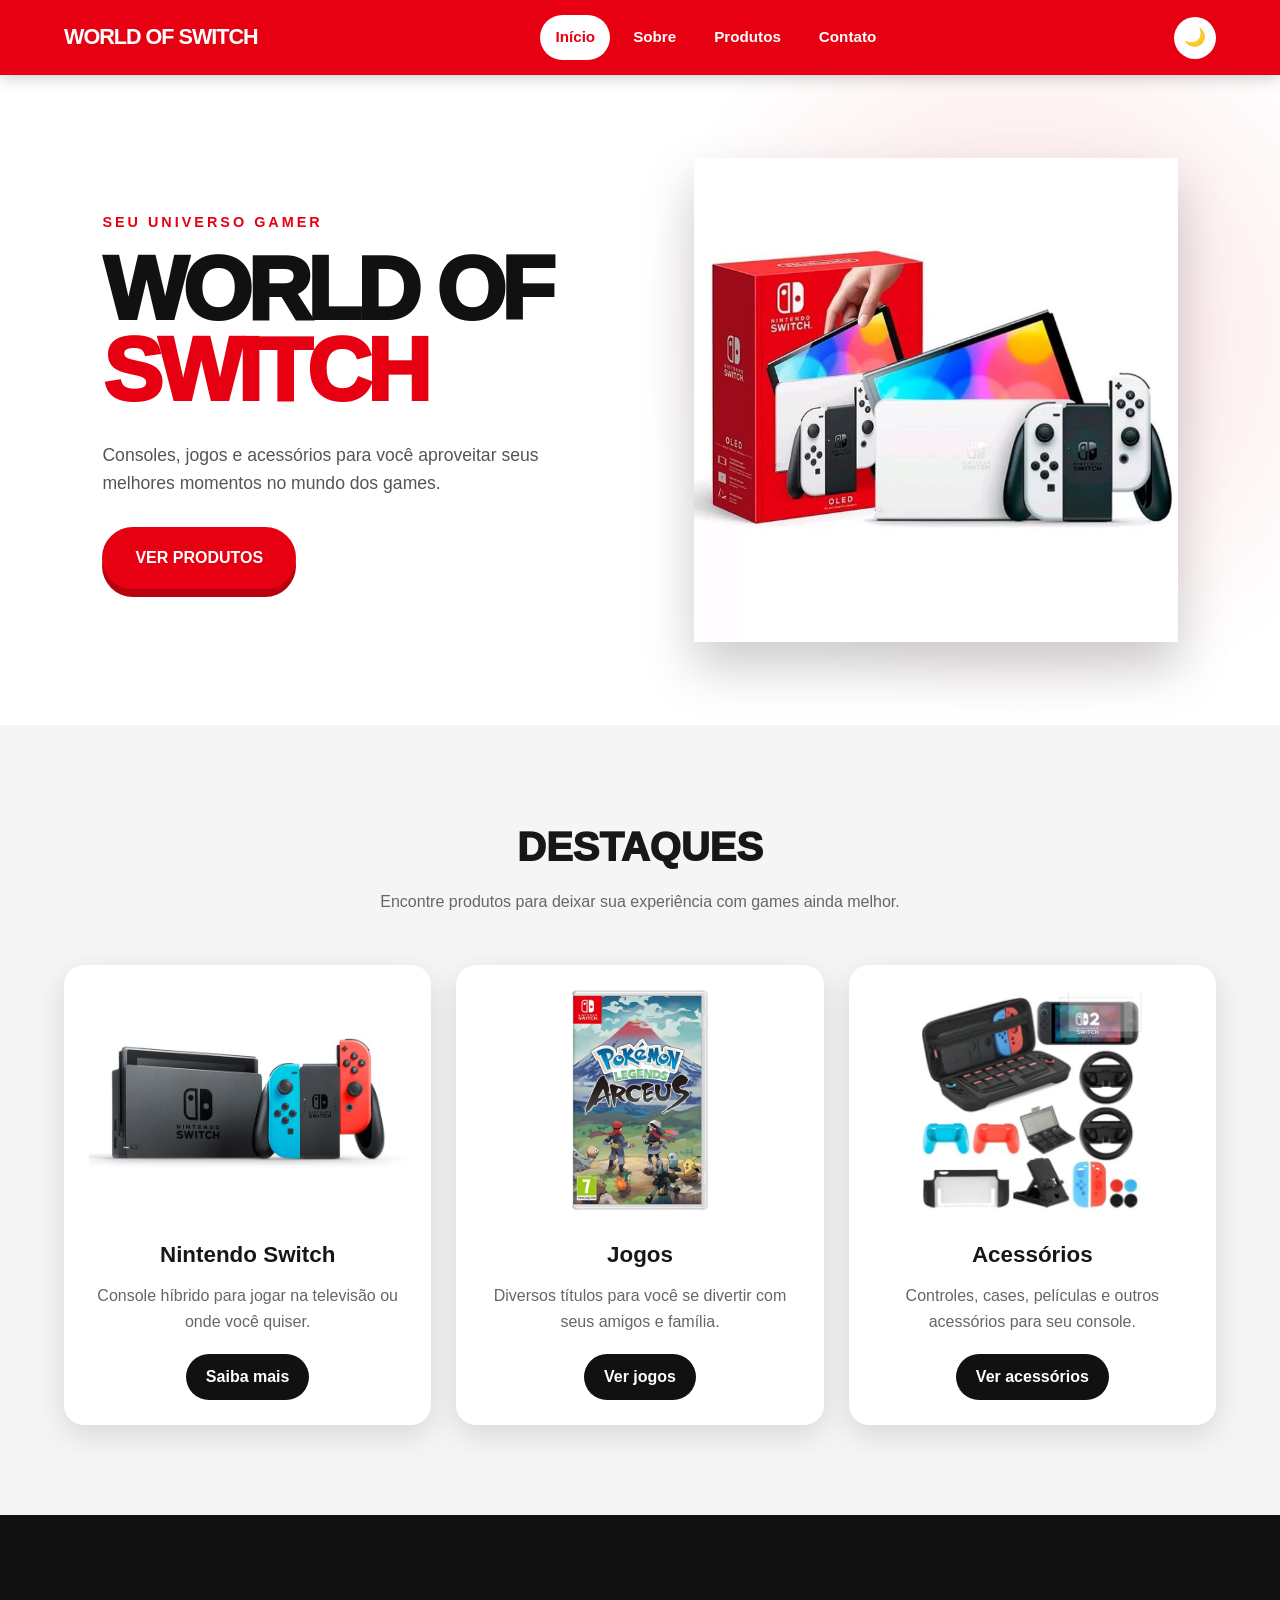
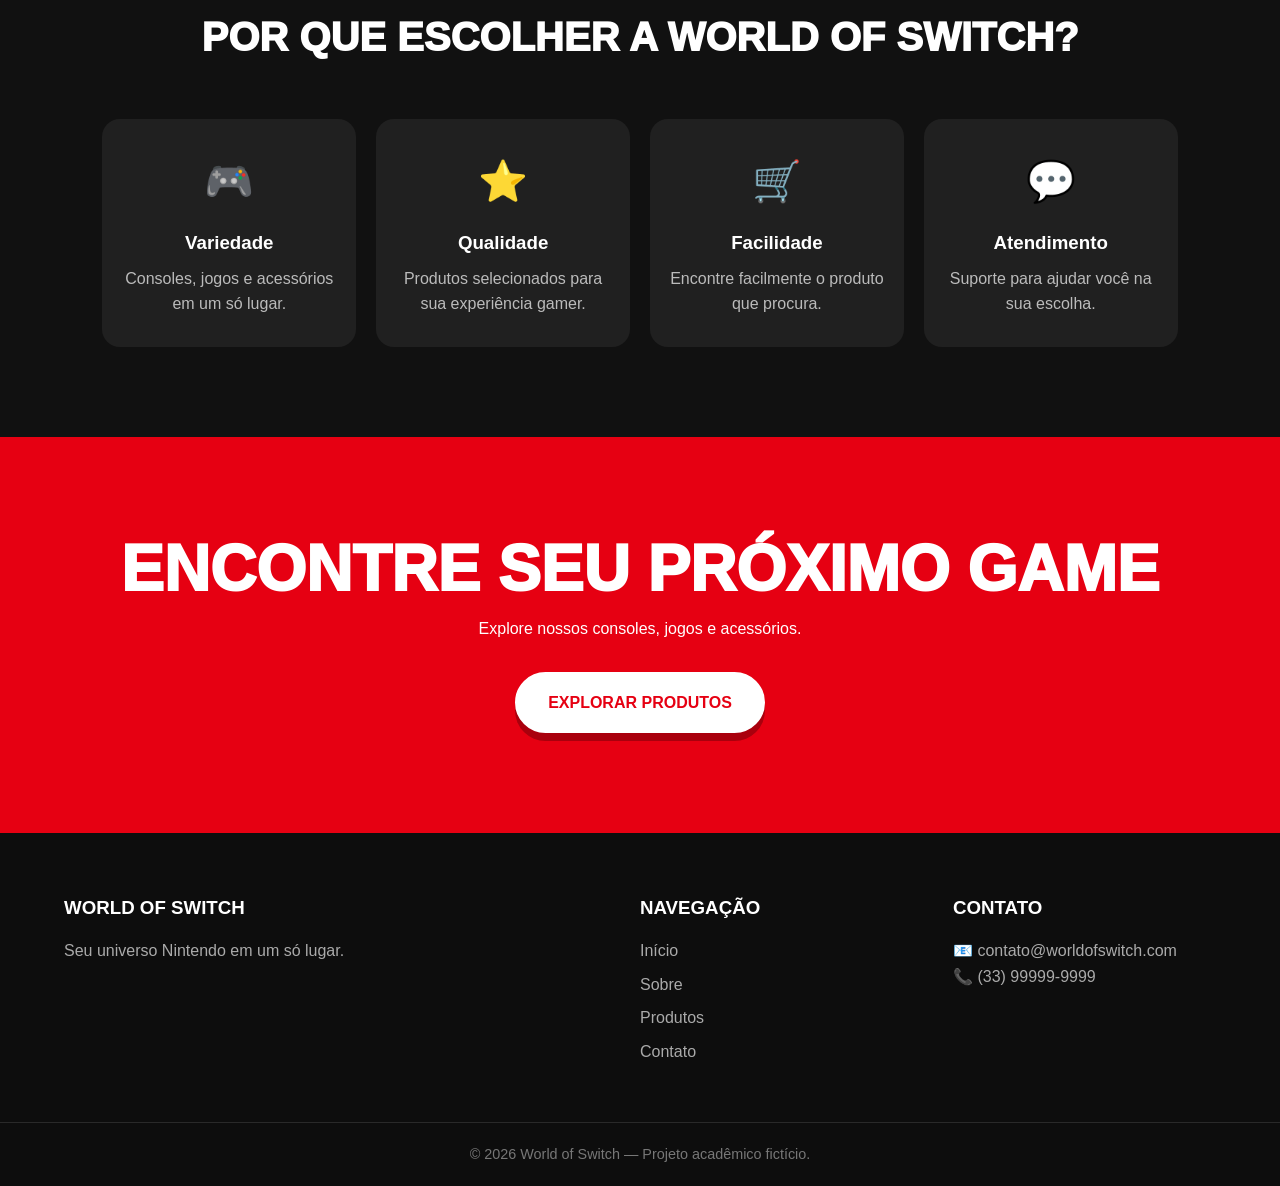
<file: index.html>
<!DOCTYPE html>
<html lang="pt-BR">

<head>
    <meta charset="UTF-8">
    <meta name="viewport" content="width=device-width, initial-scale=1.0">

    <title>World of Switch | Nintendo Switch</title>

    <link rel="stylesheet" href="css/estilo.css">
    <script src="js/script.js"></script>
</head>

<body>

    <!-- CABEÇALHO -->
    <header>
        <nav class="navbar">

            <div class="logo">
                <h1>WORLD OF SWITCH</h1>
            </div>

            <ul class="menu">
                <li><a href="index.html" class="active">Início</a></li>
                <li><a href="sobre.html">Sobre</a></li>
                <li><a href="servicos.html">Produtos</a></li>
                <li><a href="contato.html">Contato</a></li>
            </ul>

            <button id="darkMode">🌙</button>

        </nav>
    </header>


    <!-- BANNER PRINCIPAL -->
    <main>

        <section class="hero">

            <div class="hero-text">

                <p class="subtitle">SEU UNIVERSO GAMER</p>

                <h2>
                    WORLD OF<br>
                    <span>SWITCH</span>
                </h2>

                <p>
                    Consoles, jogos e acessórios para você
                    aproveitar seus melhores momentos no mundo dos games.
                </p>

                <a href="servicos.html" class="btn">
                    VER PRODUTOS
                </a>

            </div>

            <div class="hero-image">
                <img src="img/switch-oled.jpeg" alt="Nintendo Switch OLED">
            </div>

        </section>


        <!-- DESTAQUES -->
        <section class="destaques">

            <h2>DESTAQUES</h2>

            <p class="descricao">
                Encontre produtos para deixar sua experiência
                com games ainda melhor.
            </p>


            <div class="cards">

                <!-- CARD 1 -->
                <article class="card">

                    <img src="img/Switch.jpeg" alt="Nintendo Switch">

                    <h3>Nintendo Switch</h3>

                    <p>
                        Console híbrido para jogar na televisão
                        ou onde você quiser.
                    </p>

                    <a href="servicos.html" class="card-btn">
                        Saiba mais
                    </a>

                </article>


                <!-- CARD 2 -->
                <article class="card">

                    <img src="img/jogos.jpeg" alt="Jogos para Nintendo Switch">

                    <h3>Jogos</h3>

                    <p>
                        Diversos títulos para você se divertir
                        com seus amigos e família.
                    </p>

                    <a href="servicos.html" class="card-btn">
                        Ver jogos
                    </a>

                </article>


                <!-- CARD 3 -->
                <article class="card">

                    <img src="img/acessorios.jpeg" alt="Acessórios para Nintendo Switch">

                    <h3>Acessórios</h3>

                    <p>
                        Controles, cases, películas e outros
                        acessórios para seu console.
                    </p>

                    <a href="servicos.html" class="card-btn">
                        Ver acessórios
                    </a>

                </article>

            </div>

        </section>


        <!-- POR QUE ESCOLHER -->
        <section class="vantagens">

            <h2>POR QUE ESCOLHER A WORLD OF SWITCH?</h2>

            <div class="vantagens-container">

                <div class="vantagem">
                    <span>🎮</span>
                    <h3>Variedade</h3>
                    <p>
                        Consoles, jogos e acessórios em um só lugar.
                    </p>
                </div>

                <div class="vantagem">
                    <span>⭐</span>
                    <h3>Qualidade</h3>
                    <p>
                        Produtos selecionados para sua experiência gamer.
                    </p>
                </div>

                <div class="vantagem">
                    <span>🛒</span>
                    <h3>Facilidade</h3>
                    <p>
                        Encontre facilmente o produto que procura.
                    </p>
                </div>

                <div class="vantagem">
                    <span>💬</span>
                    <h3>Atendimento</h3>
                    <p>
                        Suporte para ajudar você na sua escolha.
                    </p>
                </div>

            </div>

        </section>


        <!-- CHAMADA PARA PRODUTOS -->
        <section class="cta">

            <h2>ENCONTRE SEU PRÓXIMO GAME</h2>

            <p>
                Explore nossos consoles, jogos e acessórios.
            </p>

            <a href="servicos.html" class="btn">
                EXPLORAR PRODUTOS
            </a>

        </section>

    </main>


    <!-- BOTÃO VOLTAR AO TOPO -->
    <button id="voltarTopo" title="Voltar ao topo">
        ↑
    </button>


    <!-- RODAPÉ -->
    <footer>

        <div class="footer-content">

            <div>
                <h3>WORLD OF SWITCH</h3>
                <p>
                    Seu universo Nintendo em um só lugar.
                </p>
            </div>

            <div>
                <h3>NAVEGAÇÃO</h3>

                <a href="index.html">Início</a>
                <a href="sobre.html">Sobre</a>
                <a href="servicos.html">Produtos</a>
                <a href="contato.html">Contato</a>
            </div>

            <div>
                <h3>CONTATO</h3>

                <p>📧 contato@worldofswitch.com</p>
                <p>📞 (33) 99999-9999</p>
            </div>

        </div>

        <div class="copyright">

            <p>
                © 2026 World of Switch — Projeto acadêmico fictício.
            </p>

        </div>

    </footer>


    <!-- JAVASCRIPT -->
    <script src="js/script.js"></script>

</body>

</html>
</file>
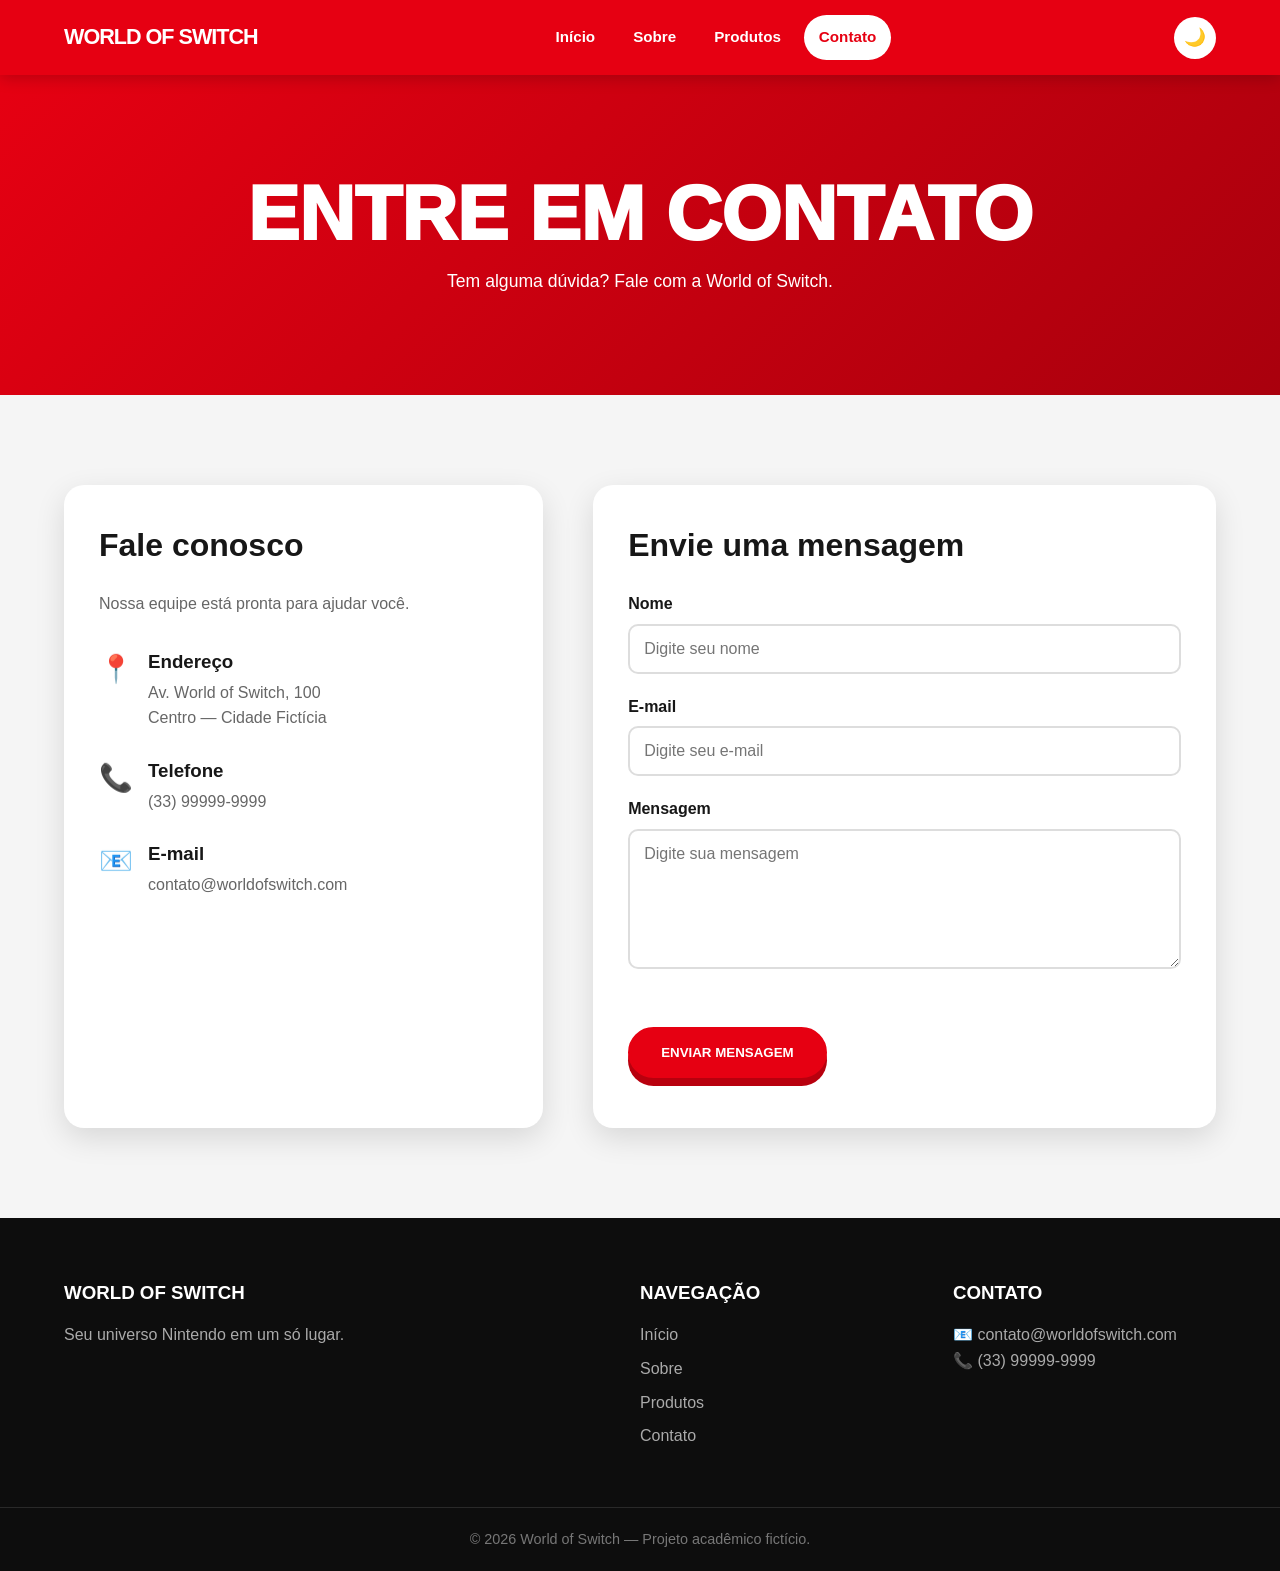
<file: contato.html>
<!DOCTYPE html>
<html lang="pt-BR">

<head>
    <meta charset="UTF-8">
    <meta name="viewport" content="width=device-width, initial-scale=1.0">

    <title>Contato | World of Switch</title>

    <link rel="stylesheet" href="css/estilo.css">
    <script src="js/script.js"></script>
</head>

<body>

    <!-- CABEÇALHO -->
    <header>
        <nav class="navbar">

            <div class="logo">
                <h1>WORLD OF SWITCH</h1>
            </div>

            <ul class="menu">
                <li><a href="index.html">Início</a></li>
                <li><a href="sobre.html">Sobre</a></li>
                <li><a href="servicos.html">Produtos</a></li>
                <li><a href="contato.html" class="active">Contato</a></li>
            </ul>

            <button id="darkMode">🌙</button>

        </nav>
    </header>


    <main>

        <!-- TÍTULO -->
        <section class="pagina-header">

            <h2>ENTRE EM CONTATO</h2>

            <p>
                Tem alguma dúvida? Fale com a World of Switch.
            </p>

        </section>


        <section class="contato-container">


            <!-- INFORMAÇÕES -->
            <div class="contato-info">

                <h2>Fale conosco</h2>

                <p>
                    Nossa equipe está pronta para ajudar você.
                </p>


                <div class="contato-item">

                    <span>📍</span>

                    <div>
                        <h3>Endereço</h3>

                        <p>
                            Av. World of Switch, 100<br>
                            Centro — Cidade Fictícia
                        </p>
                    </div>

                </div>


                <div class="contato-item">

                    <span>📞</span>

                    <div>
                        <h3>Telefone</h3>

                        <p>
                            (33) 99999-9999
                        </p>
                    </div>

                </div>


                <div class="contato-item">

                    <span>📧</span>

                    <div>
                        <h3>E-mail</h3>

                        <p>
                            contato@worldofswitch.com
                        </p>
                    </div>

                </div>

            </div>


            <!-- FORMULÁRIO -->
            <div class="contato-form">

                <h2>Envie uma mensagem</h2>

                <form id="formContato">


                    <div class="campo">

                        <label for="nome">
                            Nome
                        </label>

                        <input
                            type="text"
                            id="nome"
                            name="nome"
                            placeholder="Digite seu nome"
                        >

                    </div>


                    <div class="campo">

                        <label for="email">
                            E-mail
                        </label>

                        <input
                            type="email"
                            id="email"
                            name="email"
                            placeholder="Digite seu e-mail"
                        >

                    </div>


                    <div class="campo">

                        <label for="mensagem">
                            Mensagem
                        </label>

                        <textarea
                            id="mensagem"
                            name="mensagem"
                            rows="6"
                            placeholder="Digite sua mensagem"
                        ></textarea>

                    </div>


                    <button
                        type="submit"
                        class="btn"
                    >
                        ENVIAR MENSAGEM
                    </button>


                    <p id="mensagemForm"></p>

                </form>

            </div>

        </section>

    </main>


    <!-- RODAPÉ -->
    <footer>

        <div class="footer-content">

            <div>
                <h3>WORLD OF SWITCH</h3>

                <p>
                    Seu universo Nintendo em um só lugar.
                </p>

            </div>


            <div>

                <h3>NAVEGAÇÃO</h3>

                <a href="index.html">Início</a>
                <a href="sobre.html">Sobre</a>
                <a href="servicos.html">Produtos</a>
                <a href="contato.html">Contato</a>

            </div>


            <div>

                <h3>CONTATO</h3>

                <p>
                    📧 contato@worldofswitch.com
                </p>

                <p>
                    📞 (33) 99999-9999
                </p>

            </div>

        </div>


        <div class="copyright">

            <p>
                © 2026 World of Switch — Projeto acadêmico fictício.
            </p>

        </div>

    </footer>


    <script src="js/script.js"></script>

</body>

</html>
</file>
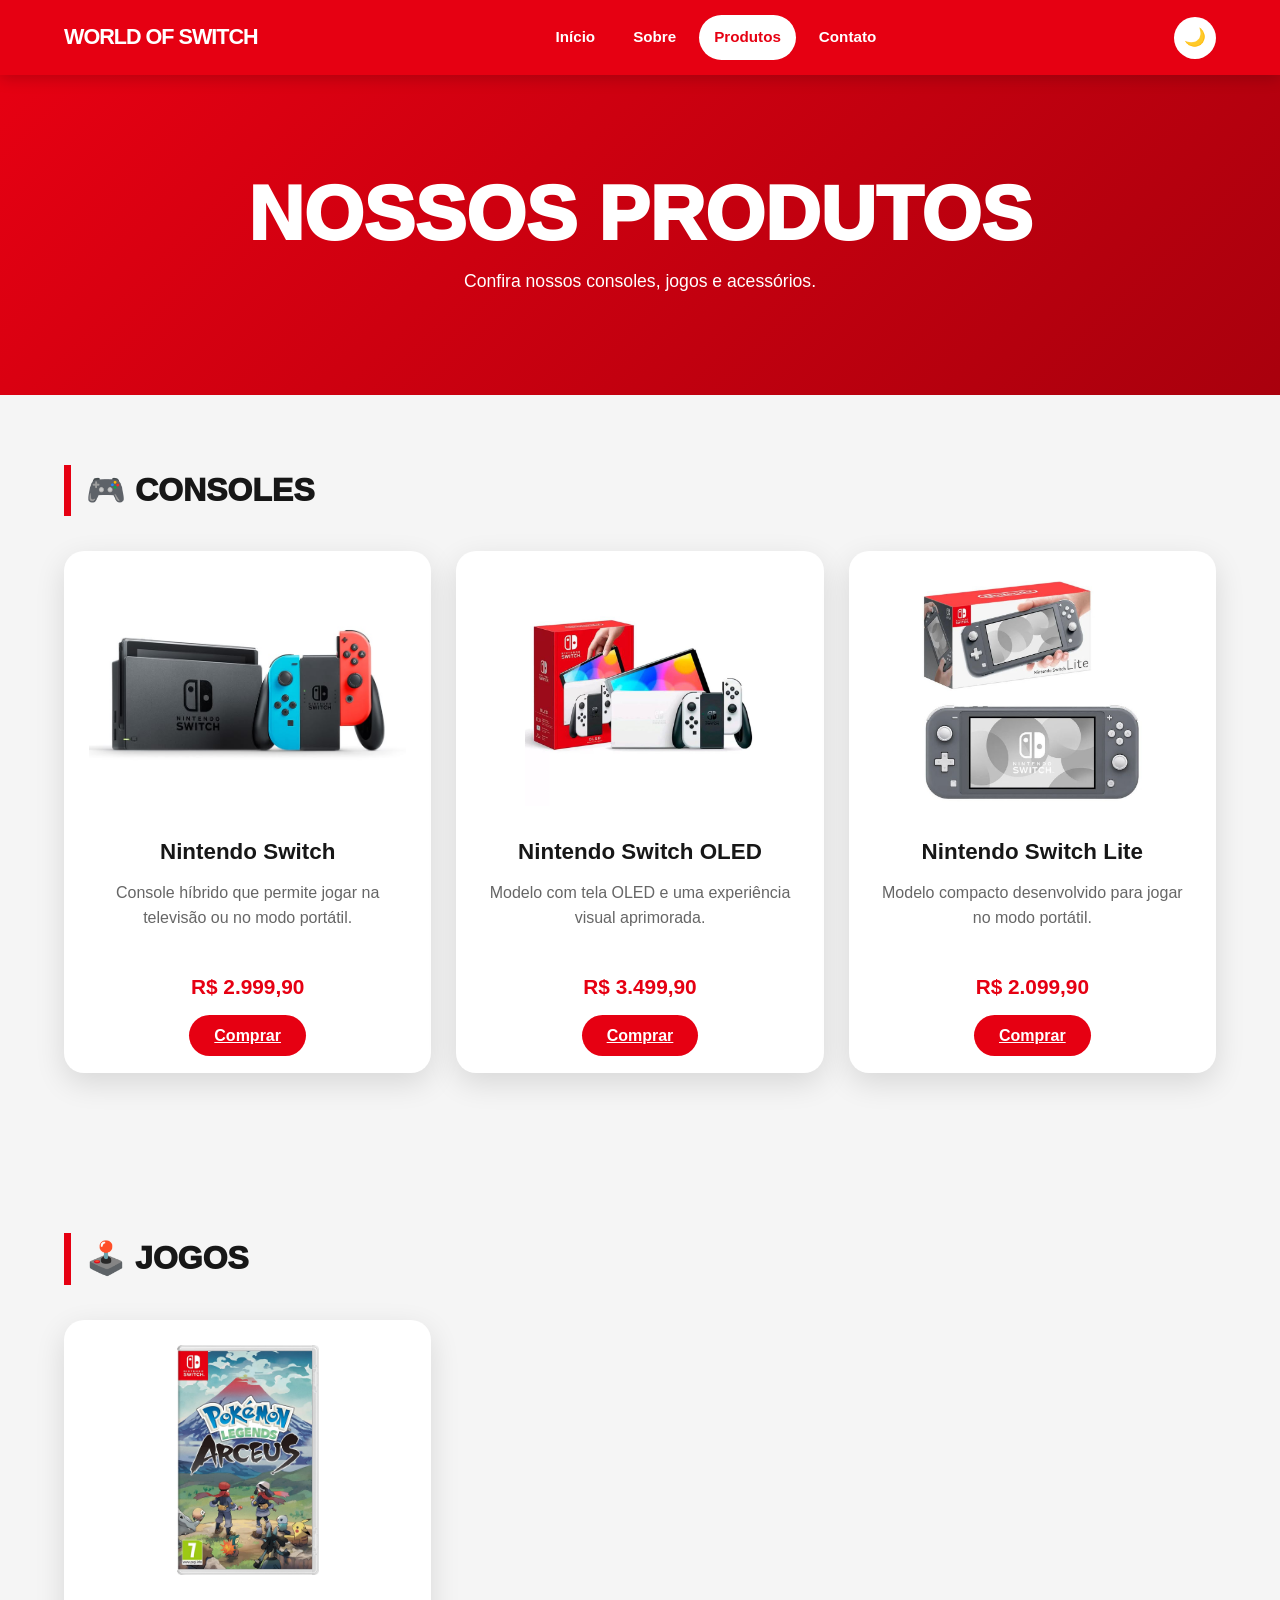
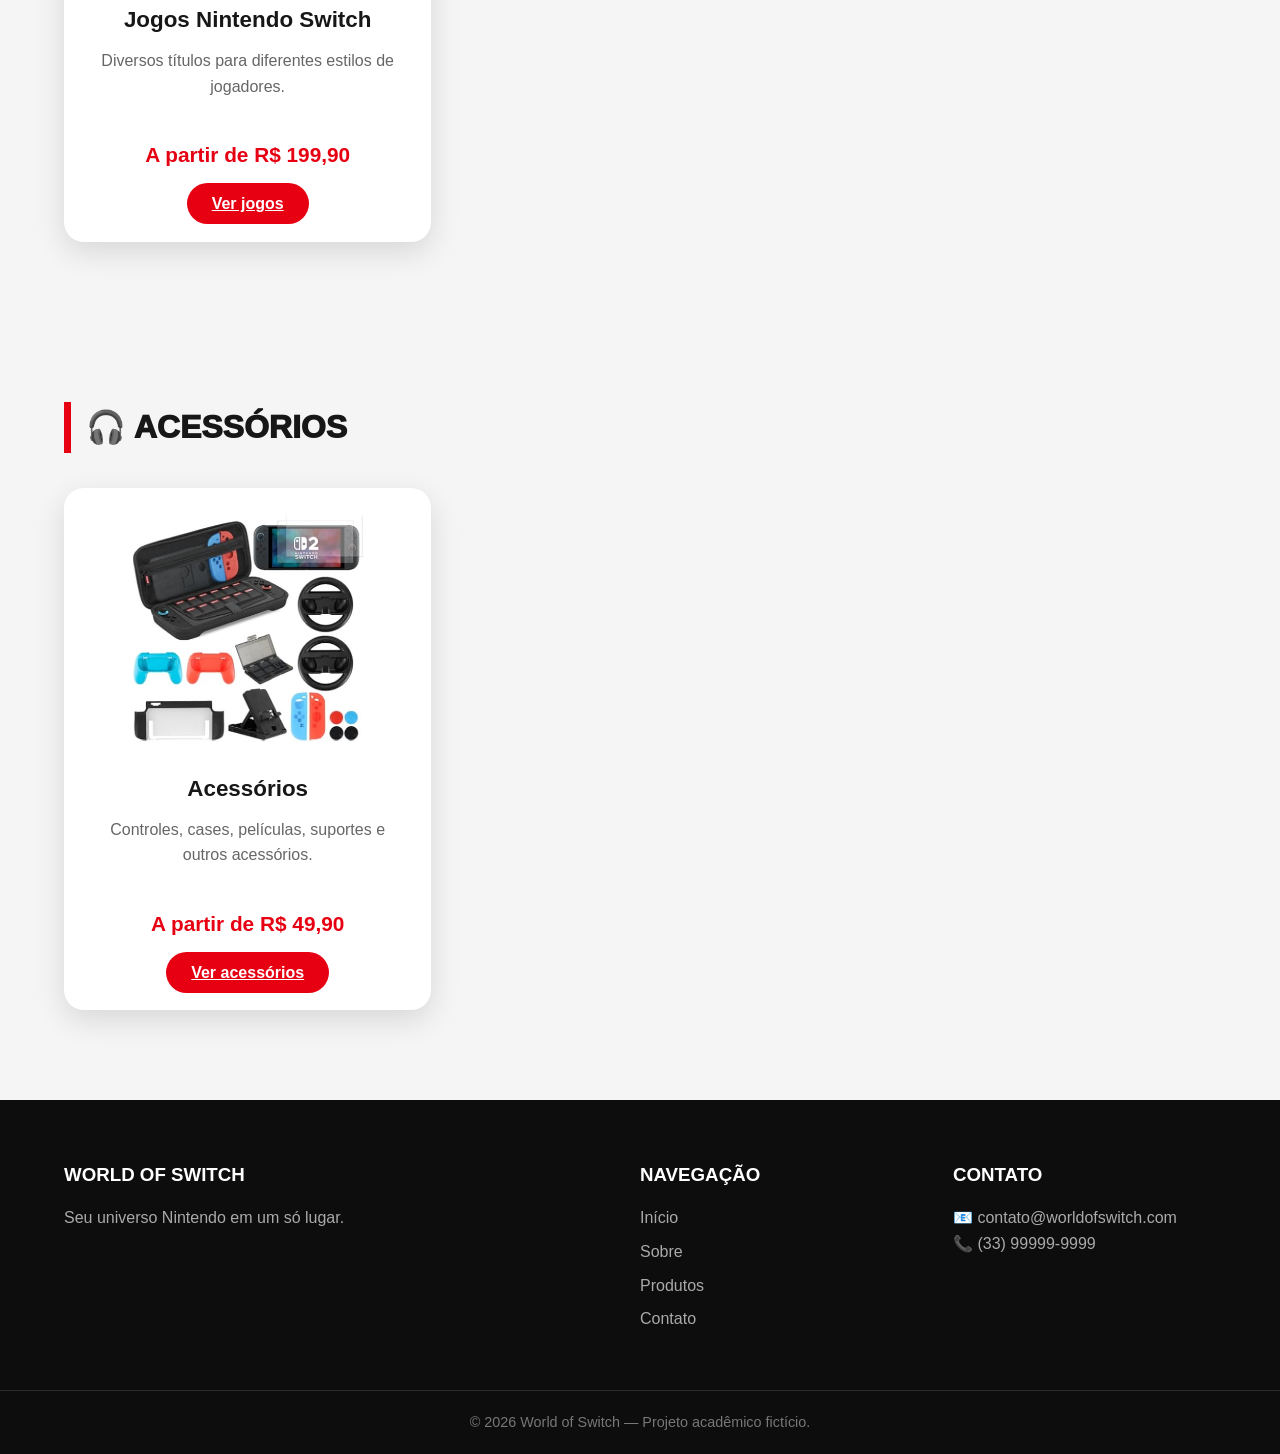
<file: servicos.html>
<!DOCTYPE html>
<html lang="pt-BR">

<head>
    <meta charset="UTF-8">
    <meta name="viewport" content="width=device-width, initial-scale=1.0">

    <title>Produtos | World of Switch</title>

    <link rel="stylesheet" href="css/estilo.css">
    <script src="js/script.js"></script>
</head>

<body>

    <!-- CABEÇALHO -->
    <header>
        <nav class="navbar">

            <div class="logo">
                <h1>WORLD OF SWITCH</h1>
            </div>

            <ul class="menu">
                <li><a href="index.html">Início</a></li>
                <li><a href="sobre.html">Sobre</a></li>
                <li><a href="servicos.html" class="active">Produtos</a></li>
                <li><a href="contato.html">Contato</a></li>
            </ul>

            <button id="darkMode">🌙</button>

        </nav>
    </header>


    <main>

        <!-- TÍTULO -->
        <section class="pagina-header">

            <h2>NOSSOS PRODUTOS</h2>

            <p>
                Confira nossos consoles, jogos e acessórios.
            </p>

        </section>


        <!-- CONSOLES -->
        <section class="produtos">

            <h2>🎮 CONSOLES</h2>

            <div class="produtos-grid">


                <!-- SWITCH -->
                <article class="produto">

                    <img src="img/Switch.jpeg"
                         alt="Nintendo Switch">

                    <h3>Nintendo Switch</h3>

                    <p>
                        Console híbrido que permite jogar na televisão
                        ou no modo portátil.
                    </p>

                    <strong>R$ 2.999,90</strong>

                    <a href="https://www.mercadolivre.com.br/nintendo-nintendo-switch-switch-32gb-standard-cor-vermelho-neon-azul-neon-e-preto/p/MLB24529032#polycard_client=search-desktop&be_origin=backend&overlay_label=not_apply&search_layout=grid&position=3&type=product&tracking_id=f74c0933-5ef0-45a6-92b2-33a6a521710d&wid=MLB7692238986&sid=search" class="produto-btn">
    Comprar
</a>

                </article>


                <!-- SWITCH OLED -->
                <article class="produto">

                    <img src="img/switch-oled.jpeg"
                         alt="Nintendo Switch OLED">

                    <h3>Nintendo Switch OLED</h3>

                    <p>
                        Modelo com tela OLED e uma experiência
                        visual aprimorada.
                    </p>

                    <strong>R$ 3.499,90</strong>

                              <a href="https://www.mercadolivre.com.br/nintendo-switch-console-oled-64gb/p/MLB58623212#polycard_client=search-desktop&be_origin=backend&overlay_label=not_apply&search_layout=grid&position=2&type=product&tracking_id=340dae69-49c6-41c1-8cf0-04fc0b8855e8&wid=MLB4836890793&sid=search" class="produto-btn">
    Comprar
</a>

                </article>


                <!-- SWITCH LITE -->
                <article class="produto">

                    <img src="img/switch-lite.jpeg"
                         alt="Nintendo Switch Lite">

                    <h3>Nintendo Switch Lite</h3>

                    <p>
                        Modelo compacto desenvolvido para
                        jogar no modo portátil.
                    </p>

                    <strong>R$ 2.099,90</strong>

                    <a href="https://www.mercadolivre.com.br/nintendo-switch-lite-32gb-standard-cor-azul-turquesa-cor-turquesa/p/MLB23853201#polycard_client=search-desktop&be_origin=backend&overlay_label=not_apply&search_layout=grid&position=4&type=product&tracking_id=340dae69-49c6-41c1-8cf0-04fc0b8855e8&wid=MLB5365496596&sid=search" class="produto-btn">
    Comprar
</a>

                </article>

            </div>

        </section>


        <!-- JOGOS -->
        <section class="produtos">

            <h2>🕹️ JOGOS</h2>

            <div class="produtos-grid">

                <article class="produto">

                    <img src="img/jogos.jpeg"
                         alt="Jogos">

                    <h3>Jogos Nintendo Switch</h3>

                    <p>
                        Diversos títulos para diferentes estilos
                        de jogadores.
                    </p>

                    <strong>A partir de R$ 199,90</strong>

                       <a href="https://www.mercadolivre.com.br/pokemon-legendsarceus-nintendo-switch/p/MLB66575654#polycard_client=search-desktop&be_origin=backend&overlay_label=not_apply&search_layout=grid&position=1&type=product&tracking_id=e22d5b78-b57a-41ac-81de-2e7e4558aff4&wid=MLB6463955062&sid=search" class="produto-btn">
    Ver jogos
</a>


                </article>

            </div>

        </section>


        <!-- ACESSÓRIOS -->
        <section class="produtos">

            <h2>🎧 ACESSÓRIOS</h2>

            <div class="produtos-grid">

                <article class="produto">

                    <img src="img/acessorios.jpeg"
                         alt="Acessórios">

                    <h3>Acessórios</h3>

                    <p>
                        Controles, cases, películas, suportes
                        e outros acessórios.
                    </p>

                    <strong>A partir de R$ 49,90</strong>

                   <a href="https://www.mercadolivre.com.br/super-pack-kit-18-acessorios-para-nintendo-switch-oled/p/MLB2114181090#polycard_client=search-desktop&float_highlight=last_units&be_origin=backend&overlay_label=not_apply&search_layout=grid&position=8&type=product&tracking_id=7d02ac6d-6f53-4c58-9546-94970d6ba7fa&wid=MLB4125152463&sid=search" class="produto-btn">
    Ver acessórios
</a>

                </article>

            </div>

        </section>

    </main>


    <!-- RODAPÉ -->
    <footer>

        <div class="footer-content">

            <div>
                <h3>WORLD OF SWITCH</h3>
                <p>Seu universo Nintendo em um só lugar.</p>
            </div>

            <div>
                <h3>NAVEGAÇÃO</h3>

                <a href="index.html">Início</a>
                <a href="sobre.html">Sobre</a>
                <a href="servicos.html">Produtos</a>
                <a href="contato.html">Contato</a>
            </div>

            <div>
                <h3>CONTATO</h3>

                <p>📧 contato@worldofswitch.com</p>
                <p>📞 (33) 99999-9999</p>
            </div>

        </div>

        <div class="copyright">

            <p>
                © 2026 World of Switch — Projeto acadêmico fictício.
            </p>

        </div>

    </footer>


    <script src="js/script.js"></script>

</body>

</html>
</file>
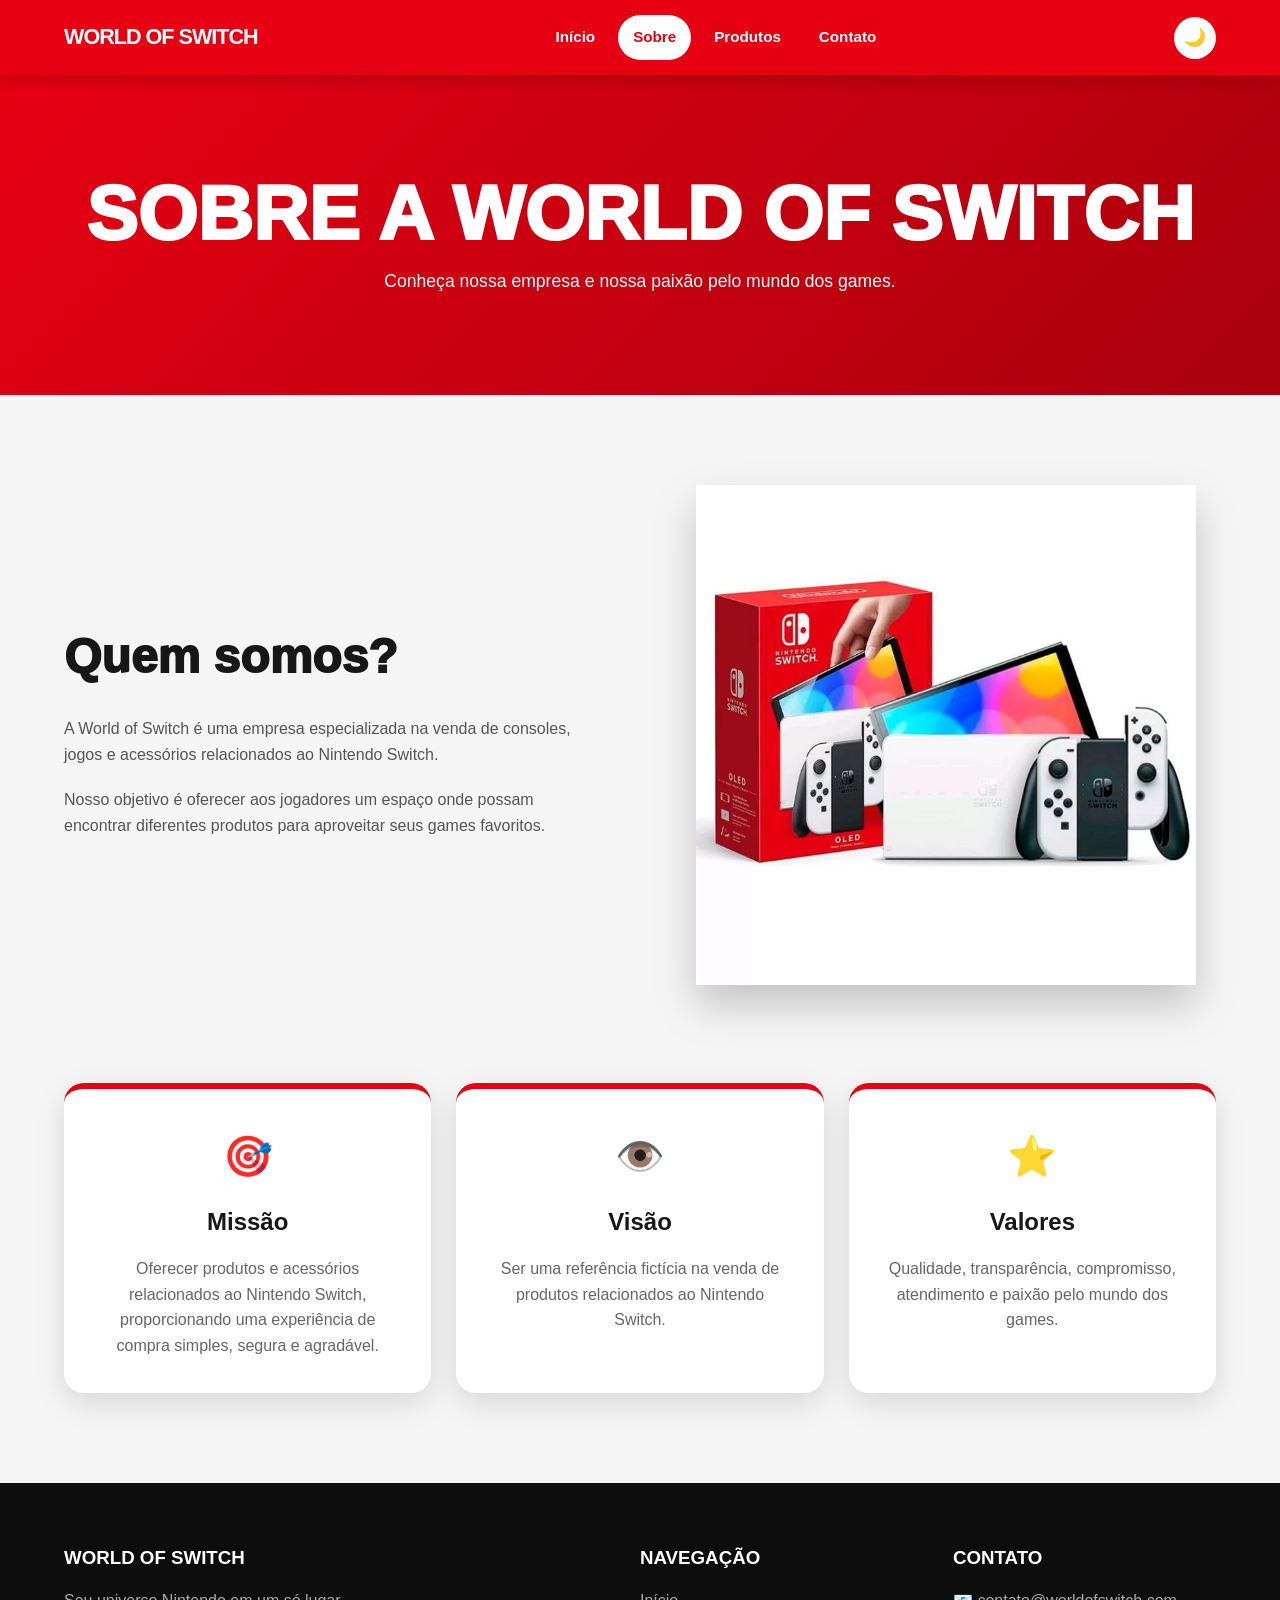
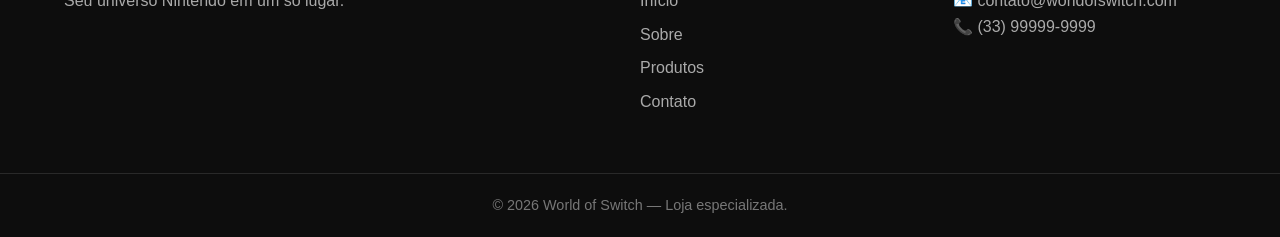
<file: sobre.html>
<!DOCTYPE html>
<html lang="pt-BR">

<head>
    <meta charset="UTF-8">
    <meta name="viewport" content="width=device-width, initial-scale=1.0">

    <title>Sobre | World of Switch</title>

    <link rel="stylesheet" href="css/estilo.css">
    <script src="js/script.js"></script>
</head>

<body>

    <!-- CABEÇALHO -->
    <header>
        <nav class="navbar">

            <div class="logo">
                <h1>WORLD OF SWITCH</h1>
            </div>

            <ul class="menu">
                <li><a href="index.html">Início</a></li>
                <li><a href="sobre.html" class="active">Sobre</a></li>
                <li><a href="servicos.html">Produtos</a></li>
                <li><a href="contato.html">Contato</a></li>
            </ul>

            <button id="darkMode">🌙</button>

        </nav>
    </header>


    <!-- CONTEÚDO -->
    <main>

        <section class="pagina-header">

            <h2>SOBRE A WORLD OF SWITCH</h2>

            <p>
                Conheça nossa empresa e nossa paixão pelo mundo dos games.
            </p>

        </section>


        <section class="sobre">

            <div class="sobre-texto">

                <h2>Quem somos?</h2>

                <p>
                    A World of Switch é uma empresa  especializada
                    na venda de consoles, jogos e acessórios relacionados
                    ao Nintendo Switch.
                </p>

                <p>
                    Nosso objetivo é oferecer aos jogadores um espaço onde
                    possam encontrar diferentes produtos para aproveitar
                    seus games favoritos.
                </p>

            </div>

            <div class="sobre-imagem">

                <img src="img/switch-oled.jpeg"
                     alt="Nintendo Switch OLED">

            </div>

        </section>


        <!-- MISSÃO -->
        <section class="missao">

            <div class="info-card">

                <span>🎯</span>

                <h2>Missão</h2>

                <p>
                    Oferecer produtos e acessórios relacionados ao Nintendo
                    Switch, proporcionando uma experiência de compra simples,
                    segura e agradável.
                </p>

            </div>


            <!-- VISÃO -->
            <div class="info-card">

                <span>👁️</span>

                <h2>Visão</h2>

                <p>
                    Ser uma referência fictícia na venda de produtos
                    relacionados ao Nintendo Switch.
                </p>

            </div>


            <!-- VALORES -->
            <div class="info-card">

                <span>⭐</span>

                <h2>Valores</h2>

                <p>
                    Qualidade, transparência, compromisso, atendimento
                    e paixão pelo mundo dos games.
                </p>

            </div>

        </section>

    </main>


    <!-- RODAPÉ -->
    <footer>

        <div class="footer-content">

            <div>
                <h3>WORLD OF SWITCH</h3>
                <p>Seu universo Nintendo em um só lugar.</p>
            </div>

            <div>
                <h3>NAVEGAÇÃO</h3>

                <a href="index.html">Início</a>
                <a href="sobre.html">Sobre</a>
                <a href="servicos.html">Produtos</a>
                <a href="contato.html">Contato</a>
            </div>

            <div>
                <h3>CONTATO</h3>

                <p>📧 contato@worldofswitch.com</p>
                <p>📞 (33) 99999-9999</p>
            </div>

        </div>

        <div class="copyright">

            <p>
                © 2026 World of Switch — Loja especializada.
            </p>

        </div>

    </footer>


    <script src="js/script.js"></script>

</body>

</html>
</file>
<file: css/estilo.css>
/* =========================================================
   WORLD OF SWITCH
   CSS - ESTILO GAMER INSPIRADO NA NINTENDO
   ========================================================= */


/* =========================
   RESET
   ========================= */

* {
    margin: 0;
    padding: 0;
    box-sizing: border-box;
}

html {
    scroll-behavior: smooth;
}

body {
    font-family: Arial, Helvetica, sans-serif;
    background: #f5f5f5;
    color: #171717;
    line-height: 1.6;
    transition: background 0.3s ease, color 0.3s ease;
}


/* =========================
   CORES
   ========================= */

:root {
    --vermelho: #e60012;
    --vermelho-escuro: #b8000e;
    --vermelho-claro: #ff3043;

    --preto: #111111;
    --preto-2: #1c1c1c;

    --branco: #ffffff;
    --cinza: #f5f5f5;
    --cinza-2: #dddddd;

    --sombra: 0 10px 30px rgba(0, 0, 0, 0.12);
}


/* =========================
   CABEÇALHO
   ========================= */

header {
    background: var(--vermelho);
    color: var(--branco);
    position: sticky;
    top: 0;
    z-index: 1000;
    box-shadow: 0 3px 15px rgba(0, 0, 0, 0.2);
}

.navbar {
    width: 90%;
    max-width: 1250px;
    margin: auto;

    min-height: 75px;

    display: flex;
    align-items: center;
    justify-content: space-between;

    gap: 30px;
}


/* LOGO */

.logo h1 {
    font-size: 1.35rem;
    font-weight: 900;
    letter-spacing: -1px;
    white-space: nowrap;
}


/* =========================
   MENU
   ========================= */

.menu {
    list-style: none;

    display: flex;
    align-items: center;
    justify-content: center;

    gap: 8px;
}

.menu li a {
    display: block;

    color: white;
    text-decoration: none;

    font-size: 0.95rem;
    font-weight: 700;

    padding: 10px 15px;

    border-radius: 999px;

    transition:
        background 0.2s ease,
        transform 0.2s ease;
}

.menu li a:hover {
    background: rgba(255, 255, 255, 0.18);
    transform: translateY(-2px);
}

.menu li a.active {
    background: white;
    color: var(--vermelho);
}


/* =========================
   BOTÃO DARK MODE
   ========================= */

#darkMode {
    border: none;

    width: 42px;
    height: 42px;

    border-radius: 50%;

    background: white;
    color: var(--preto);

    font-size: 1.1rem;

    cursor: pointer;

    transition:
        transform 0.25s ease,
        background 0.25s ease;
}

#darkMode:hover {
    transform: rotate(15deg) scale(1.08);
}


/* =========================
   HERO
   ========================= */

.hero {
    min-height: 650px;

    background:
        radial-gradient(
            circle at 80% 40%,
            rgba(230, 0, 18, 0.12),
            transparent 35%
        ),
        #ffffff;

    display: flex;
    align-items: center;
    justify-content: space-between;

    padding: 80px 8%;

    gap: 50px;
}


/* TEXTO DO HERO */

.hero-text {
    max-width: 600px;
}

.subtitle {
    color: var(--vermelho);
    font-size: 0.9rem;
    font-weight: 900;

    letter-spacing: 3px;

    margin-bottom: 15px;
}

.hero h2 {
    font-size: clamp(3rem, 7vw, 6.5rem);

    line-height: 0.9;

    font-weight: 1000;

    letter-spacing: -5px;

    color: var(--preto);
}

.hero h2 span {
    color: var(--vermelho);
}

.hero-text > p:not(.subtitle) {
    margin-top: 30px;

    max-width: 500px;

    font-size: 1.1rem;
    color: #555;
}


/* IMAGEM HERO */

.hero-image {
    width: 45%;

    display: flex;
    align-items: center;
    justify-content: center;
}

.hero-image img {
    width: 100%;
    max-width: 550px;

    object-fit: contain;

    filter: drop-shadow(0 25px 25px rgba(0, 0, 0, 0.2));

    animation: flutuar 4s ease-in-out infinite;
}


/* =========================
   ANIMAÇÃO
   ========================= */

@keyframes flutuar {

    0% {
        transform: translateY(0);
    }

    50% {
        transform: translateY(-12px);
    }

    100% {
        transform: translateY(0);
    }

}


/* =========================
   BOTÕES
   ========================= */

.btn {
    display: inline-block;

    margin-top: 30px;

    padding: 15px 30px;

    background: var(--vermelho);
    color: white;

    text-decoration: none;

    border-radius: 999px;

    font-weight: 900;

    border: 3px solid var(--vermelho);

    box-shadow: 0 8px 0 var(--vermelho-escuro);

    transition:
        transform 0.15s ease,
        box-shadow 0.15s ease,
        background 0.15s ease;
}

.btn:hover {
    background: var(--vermelho-claro);

    transform: translateY(3px);

    box-shadow: 0 4px 0 var(--vermelho-escuro);
}

.btn:active {
    transform: translateY(7px);

    box-shadow: none;
}


/* =========================
   SEÇÕES
   ========================= */

.destaques,
.vantagens,
.produtos,
.sobre {
    width: 90%;
    max-width: 1250px;

    margin: auto;

    padding: 90px 0;
}

.destaques > h2,
.vantagens > h2,
.produtos > h2 {
    text-align: center;

    font-size: 2.5rem;
    font-weight: 1000;

    margin-bottom: 10px;
}

.descricao {
    text-align: center;

    color: #666;

    margin-bottom: 50px;
}


/* =========================
   CARDS
   ========================= */

.cards {
    display: grid;

    grid-template-columns: repeat(3, 1fr);

    gap: 25px;
}

.card {
    background: white;

    border-radius: 20px;

    padding: 25px;

    text-align: center;

    box-shadow: var(--sombra);

    overflow: hidden;

    transition:
        transform 0.25s ease,
        box-shadow 0.25s ease;
}

.card:hover {
    transform: translateY(-10px);

    box-shadow:
        0 20px 40px rgba(0, 0, 0, 0.17);
}

.card img {
    width: 100%;
    height: 220px;

    object-fit: contain;

    transition: transform 0.3s ease;
}

.card:hover img {
    transform: scale(1.08);
}

.card h3 {
    font-size: 1.4rem;

    margin: 20px 0 10px;
}

.card p {
    color: #666;

    margin-bottom: 20px;
}


/* BOTÃO DOS CARDS */

.card-btn {
    display: inline-block;

    padding: 10px 20px;

    border-radius: 999px;

    background: var(--preto);
    color: white;

    text-decoration: none;

    font-weight: bold;

    transition: background 0.2s ease;
}

.card-btn:hover {
    background: var(--vermelho);
}


/* =========================
   VANTAGENS
   ========================= */

.vantagens {
    max-width: none;

    width: 100%;

    padding-left: 8%;
    padding-right: 8%;

    background: var(--preto);

    color: white;
}

.vantagens-container {
    max-width: 1250px;

    margin: 50px auto 0;

    display: grid;

    grid-template-columns: repeat(4, 1fr);

    gap: 20px;
}

.vantagem {
    text-align: center;

    padding: 30px 20px;

    border-radius: 18px;

    background: #202020;

    transition: transform 0.25s ease;
}

.vantagem:hover {
    transform: translateY(-8px);
}

.vantagem span {
    font-size: 2.5rem;
}

.vantagem h3 {
    margin: 15px 0 8px;
}

.vantagem p {
    color: #bbb;
}


/* =========================
   CTA
   ========================= */

.cta {
    text-align: center;

    padding: 100px 20px;

    background: var(--vermelho);

    color: white;
}

.cta h2 {
    font-size: clamp(2rem, 5vw, 4rem);

    font-weight: 1000;

    line-height: 1;
}

.cta p {
    margin-top: 15px;
}

.cta .btn {
    background: white;

    color: var(--vermelho);

    border-color: white;

    box-shadow: 0 8px 0 #a9000d;
}

.cta .btn:hover {
    background: #f1f1f1;
}


/* =========================
   CABEÇALHO DAS PÁGINAS
   ========================= */

.pagina-header {
    text-align: center;

    padding: 100px 20px;

    background:
        linear-gradient(
            135deg,
            var(--vermelho),
            #a9000d
        );

    color: white;
}

.pagina-header h2 {
    font-size: clamp(2.5rem, 6vw, 5rem);

    font-weight: 1000;

    line-height: 1;
}

.pagina-header p {
    margin-top: 15px;

    font-size: 1.1rem;
}


/* =========================
   SOBRE
   ========================= */

.sobre {
    display: flex;

    align-items: center;

    justify-content: space-between;

    gap: 70px;
}

.sobre-texto {
    flex: 1;
}

.sobre-texto h2 {
    font-size: 3rem;

    margin-bottom: 20px;

    font-weight: 1000;
}

.sobre-texto p {
    color: #555;

    margin-bottom: 20px;
}

.sobre-imagem {
    flex: 1;

    text-align: center;
}

.sobre-imagem img {
    max-width: 100%;

    width: 500px;

    filter: drop-shadow(0 20px 20px rgba(0, 0, 0, 0.2));
}


/* =========================
   MISSÃO / VISÃO / VALORES
   ========================= */

.missao {
    width: 90%;
    max-width: 1250px;

    margin: 0 auto 90px;

    display: grid;

    grid-template-columns: repeat(3, 1fr);

    gap: 25px;
}

.info-card {
    background: white;

    padding: 35px;

    text-align: center;

    border-radius: 20px;

    box-shadow: var(--sombra);

    border-top: 6px solid var(--vermelho);
}

.info-card span {
    font-size: 2.5rem;
}

.info-card h2 {
    margin: 15px 0;
}

.info-card p {
    color: #666;
}


/* =========================
   PRODUTOS
   ========================= */

.produtos {
    padding-top: 70px;
}

.produtos > h2 {
    text-align: left;

    font-size: 2rem;

    margin-bottom: 35px;

    border-left: 7px solid var(--vermelho);

    padding-left: 15px;
}

.produtos-grid {
    display: grid;

    grid-template-columns: repeat(3, 1fr);

    gap: 25px;
}

.produto {
    background: white;

    padding: 25px;

    border-radius: 20px;

    box-shadow: var(--sombra);

    text-align: center;

    transition:
        transform 0.25s ease,
        box-shadow 0.25s ease;
}

.produto:hover {
    transform: translateY(-8px);

    box-shadow:
        0 20px 40px rgba(0, 0, 0, 0.17);
}

.produto img {
    width: 100%;

    height: 230px;

    object-fit: contain;

    margin-bottom: 20px;
}

.produto h3 {
    font-size: 1.4rem;

    margin-bottom: 10px;
}

.produto p {
    color: #666;

    min-height: 70px;
}

.produto strong {
    display: block;

    font-size: 1.3rem;

    color: var(--vermelho);

    margin: 20px 0;
}


/* BOTÃO PRODUTO */

.produto-btn {
    border: none;

    padding: 12px 25px;

    border-radius: 999px;

    background: var(--vermelho);

    color: white;

    font-weight: bold;

    cursor: pointer;

    transition:
        transform 0.2s ease,
        background 0.2s ease;
}

.produto-btn:hover {
    background: var(--vermelho-escuro);

    transform: scale(1.05);
}


/* =========================
   CONTATO
   ========================= */

.contato-container {
    width: 90%;
    max-width: 1200px;

    margin: auto;

    padding: 90px 0;

    display: grid;

    grid-template-columns: 1fr 1.3fr;

    gap: 50px;
}

.contato-info,
.contato-form {
    background: white;

    padding: 35px;

    border-radius: 20px;

    box-shadow: var(--sombra);
}

.contato-info h2,
.contato-form h2 {
    font-size: 2rem;

    margin-bottom: 20px;
}

.contato-info > p {
    color: #666;

    margin-bottom: 30px;
}

.contato-item {
    display: flex;

    gap: 15px;

    margin-bottom: 25px;

    align-items: flex-start;
}

.contato-item span {
    font-size: 1.7rem;
}

.contato-item h3 {
    margin-bottom: 3px;
}

.contato-item p {
    color: #666;
}


/* =========================
   FORMULÁRIO
   ========================= */

.campo {
    margin-bottom: 20px;
}

.campo label {
    display: block;

    font-weight: bold;

    margin-bottom: 7px;
}

.campo input,
.campo textarea {
    width: 100%;

    padding: 14px;

    border: 2px solid var(--cinza-2);

    border-radius: 10px;

    font-family: inherit;

    font-size: 1rem;

    outline: none;

    transition:
        border 0.2s ease,
        box-shadow 0.2s ease;
}

.campo input:focus,
.campo textarea:focus {
    border-color: var(--vermelho);

    box-shadow:
        0 0 0 3px rgba(230, 0, 18, 0.12);
}

.campo textarea {
    resize: vertical;
}

#mensagemForm {
    margin-top: 15px;

    font-weight: bold;
}


/* =========================
   VOLTAR AO TOPO
   ========================= */

#voltarTopo {
    position: fixed;

    right: 25px;
    bottom: 25px;

    width: 50px;
    height: 50px;

    border: none;

    border-radius: 50%;

    background: var(--vermelho);

    color: white;

    font-size: 1.5rem;
    font-weight: bold;

    cursor: pointer;

    box-shadow: var(--sombra);

    opacity: 0;
    visibility: hidden;

    transform: translateY(20px);

    transition:
        opacity 0.3s ease,
        visibility 0.3s ease,
        transform 0.3s ease;
}

#voltarTopo.show {
    opacity: 1;

    visibility: visible;

    transform: translateY(0);
}

#voltarTopo:hover {
    background: var(--vermelho-escuro);

    transform: translateY(-4px);
}


/* =========================
   RODAPÉ
   ========================= */

footer {
    background: #0d0d0d;

    color: white;

    padding-top: 60px;
}

.footer-content {
    width: 90%;
    max-width: 1250px;

    margin: auto;

    display: grid;

    grid-template-columns: 2fr 1fr 1fr;

    gap: 50px;

    padding-bottom: 50px;
}

.footer-content h3 {
    margin-bottom: 15px;

    color: white;
}

.footer-content p {
    color: #aaa;
}

.footer-content a {
    display: block;

    color: #aaa;

    text-decoration: none;

    margin-bottom: 8px;

    transition: color 0.2s ease;
}

.footer-content a:hover {
    color: white;
}

.copyright {
    border-top: 1px solid #292929;

    text-align: center;

    padding: 20px;
}

.copyright p {
    color: #777;

    font-size: 0.9rem;
}


/* =========================================================
   RESPONSIVIDADE
   ========================================================= */


/* TABLETS */

@media (max-width: 900px) {

    .navbar {
        flex-wrap: wrap;

        padding: 15px 0;
    }

    .menu {
        order: 3;

        width: 100%;

        overflow-x: auto;

        justify-content: flex-start;
    }

    .hero {
        flex-direction: column;

        text-align: center;

        padding-top: 60px;
    }

    .hero-text {
        max-width: 800px;
    }

    .hero-text > p:not(.subtitle) {
        margin-left: auto;
        margin-right: auto;
    }

    .hero-image {
        width: 80%;
    }

    .cards {
        grid-template-columns: repeat(2, 1fr);
    }

    .vantagens-container {
        grid-template-columns: repeat(2, 1fr);
    }

    .sobre {
        flex-direction: column;
    }

    .produtos-grid {
        grid-template-columns: repeat(2, 1fr);
    }

    .missao {
        grid-template-columns: 1fr;
    }

    .contato-container {
        grid-template-columns: 1fr;
    }

    .footer-content {
        grid-template-columns: 1fr 1fr;
    }
}


/* CELULARES */

@media (max-width: 600px) {

    .navbar {
        width: 92%;
    }

    .logo h1 {
        font-size: 1.05rem;
    }

    .menu {
        gap: 2px;
    }

    .menu li a {
        padding: 8px 10px;

        font-size: 0.82rem;
    }

    .hero {
        min-height: auto;

        padding: 70px 6%;
    }

    .hero h2 {
        font-size: 3.5rem;

        letter-spacing: -3px;
    }

    .hero-image {
        width: 100%;
    }

    .destaques,
    .vantagens,
    .produtos,
    .sobre {
        width: 90%;

        padding: 60px 0;
    }

    .cards,
    .vantagens-container,
    .produtos-grid {
        grid-template-columns: 1fr;
    }

    .destaques > h2,
    .vantagens > h2 {
        font-size: 2rem;
    }

    .produtos > h2 {
        font-size: 1.6rem;
    }

    .pagina-header {
        padding: 70px 20px;
    }

    .pagina-header h2 {
        font-size: 2.8rem;
    }

    .sobre-texto h2 {
        font-size: 2.3rem;
    }

    .contato-container {
        width: 90%;

        padding: 60px 0;
    }

    .contato-info,
    .contato-form {
        padding: 25px;
    }

    .footer-content {
        grid-template-columns: 1fr;

        gap: 30px;
    }

    .cta {
        padding: 75px 20px;
    }

    .cta h2 {
        font-size: 2.4rem;
    }

}


/* =========================
   DARK MODE
   ========================= */

body.dark-mode {
    background: #111111;

    color: white;
}

body.dark-mode .hero {
    background: #171717;
}

body.dark-mode .hero h2 {
    color: white;
}

body.dark-mode .hero-text > p:not(.subtitle),
body.dark-mode .descricao {
    color: #bbb;
}

body.dark-mode .card,
body.dark-mode .produto,
body.dark-mode .info-card,
body.dark-mode .contato-info,
body.dark-mode .contato-form {
    background: #202020;

    color: white;
}

body.dark-mode .card p,
body.dark-mode .produto p,
body.dark-mode .info-card p,
body.dark-mode .contato-info > p,
body.dark-mode .contato-item p {
    color: #aaa;
}

body.dark-mode .campo input,
body.dark-mode .campo textarea {
    background: #111111;

    color: white;

    border-color: #444;
}

body.dark-mode .sobre-texto p {
    color: #aaa;
}

body.dark-mode #darkMode {
    background: #222;

    color: white;
}
</file>
